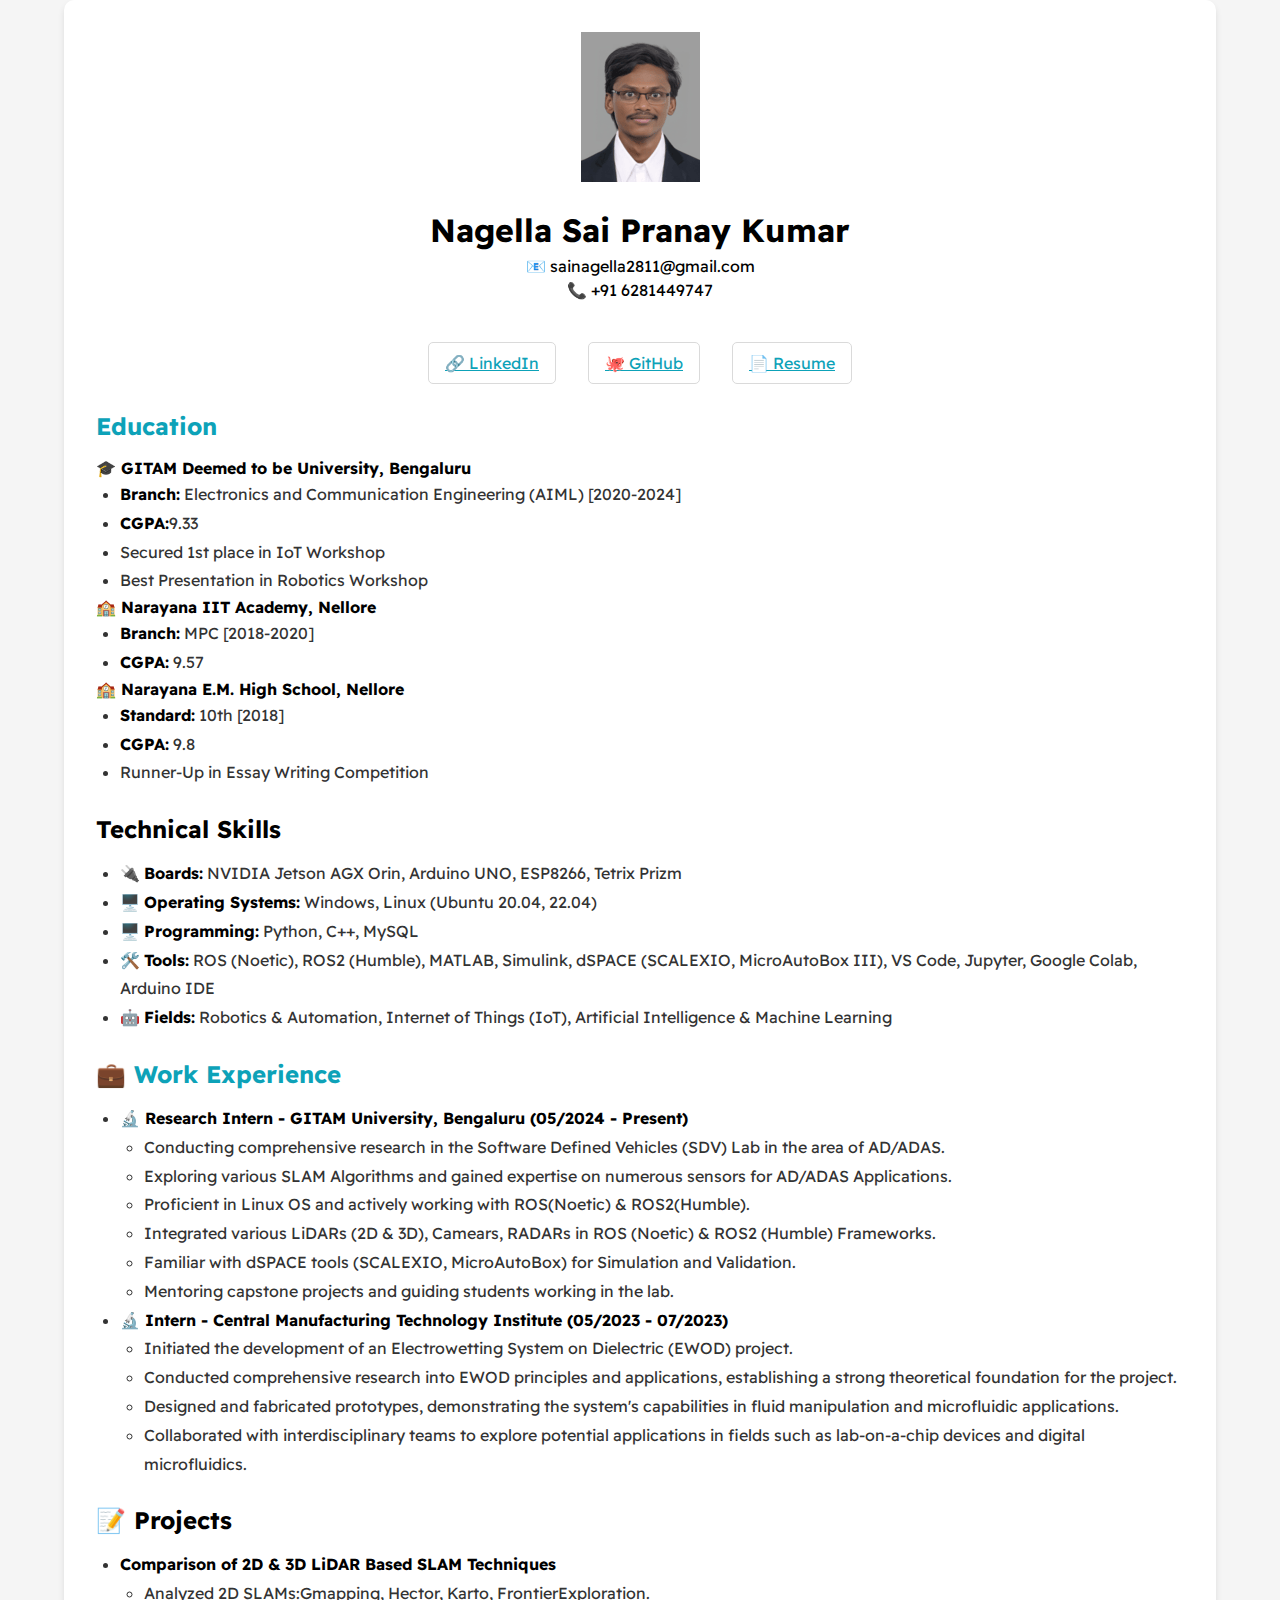
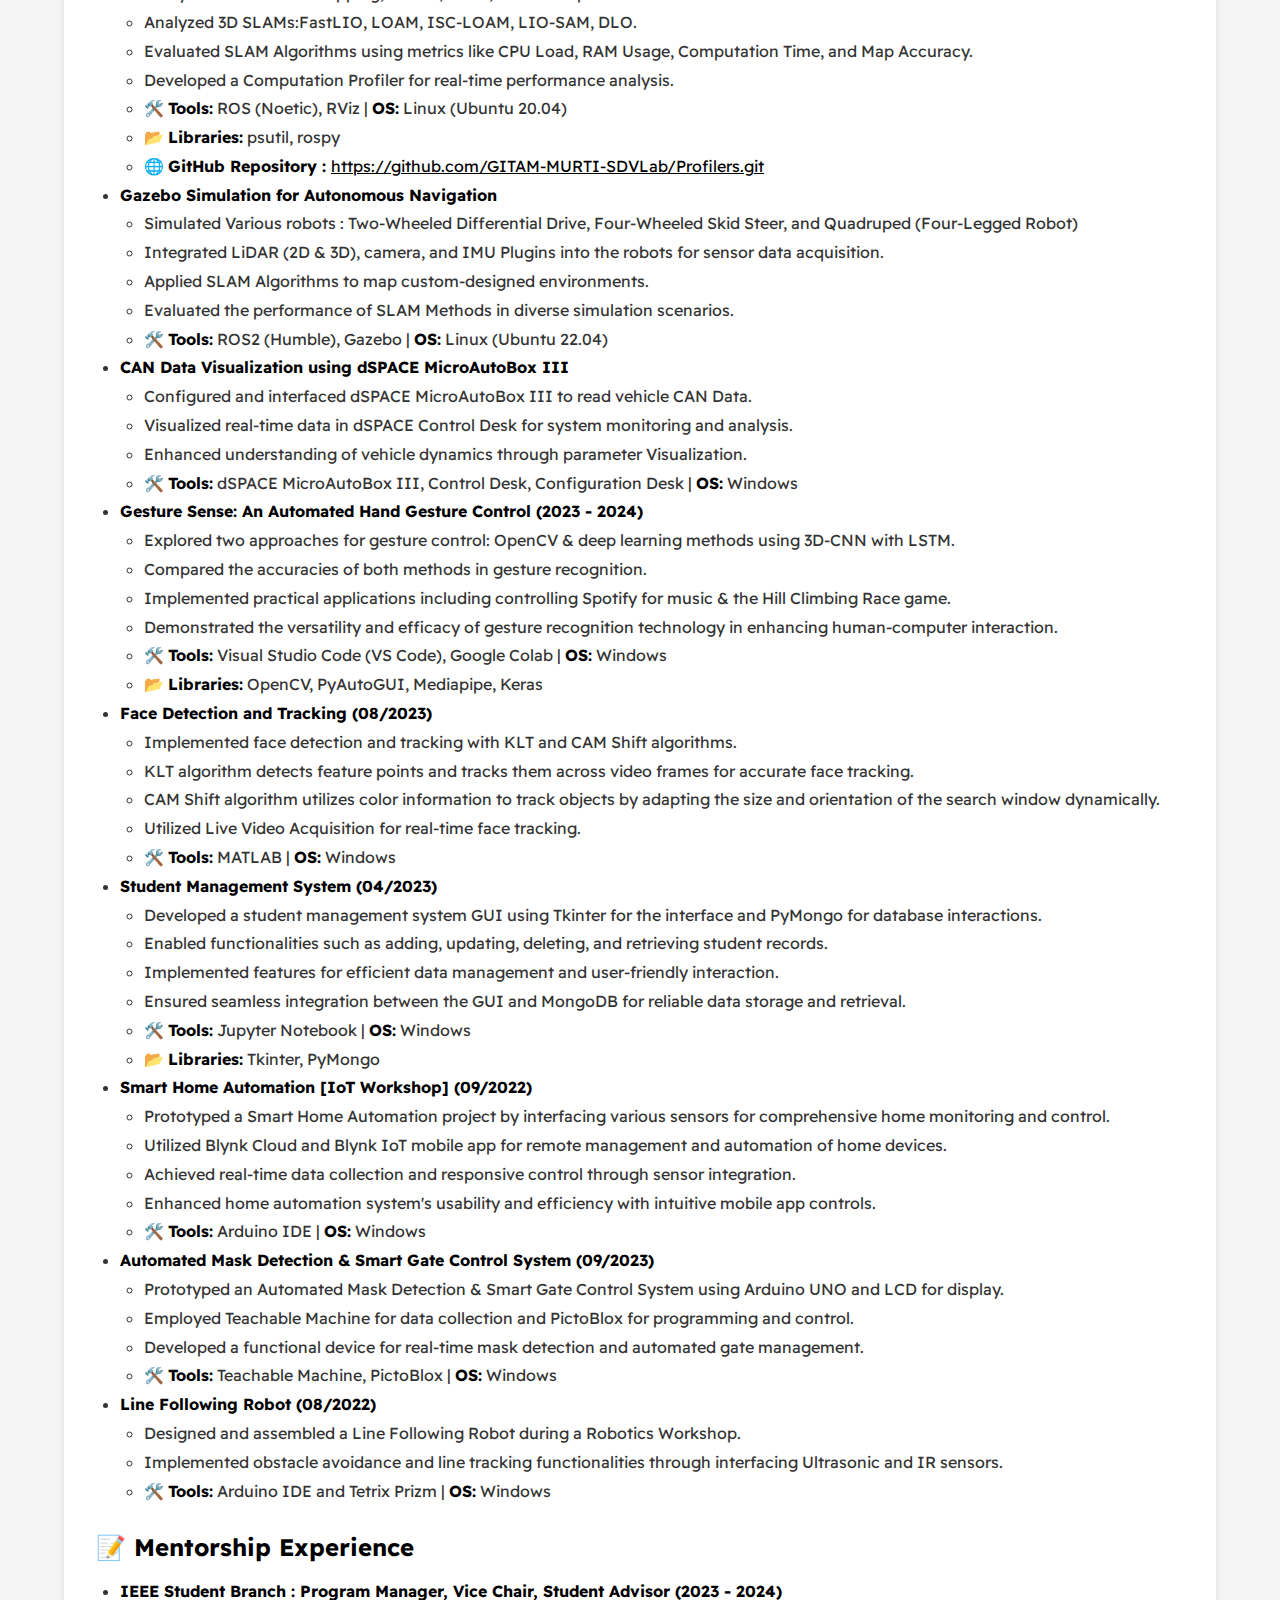
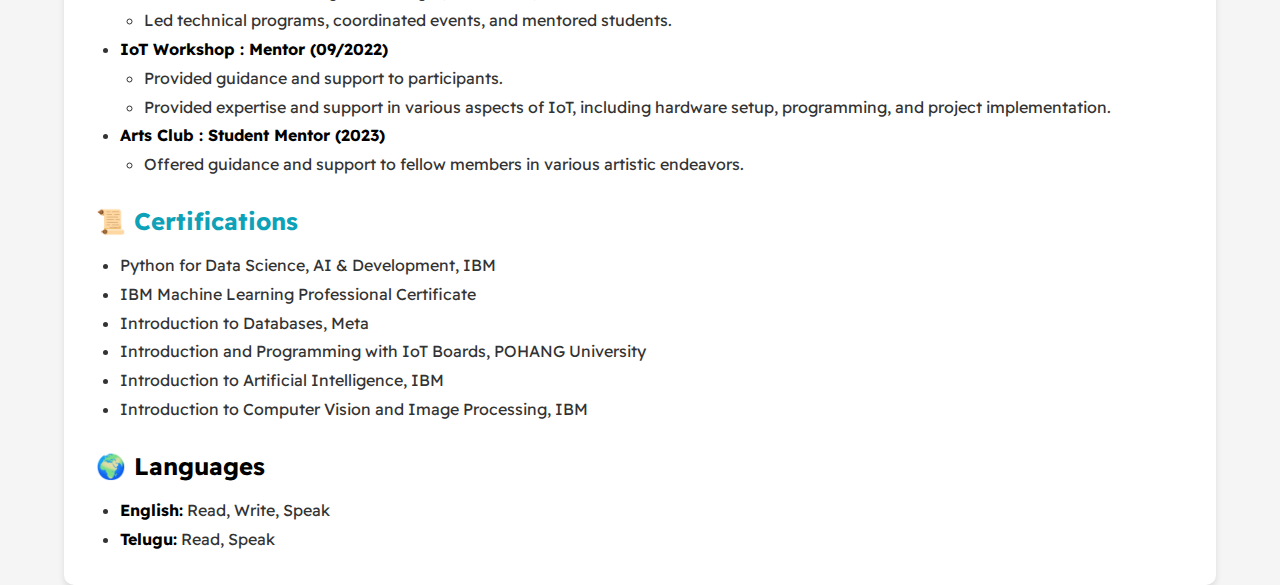
<file: index.html>
<!DOCTYPE html>
<html>
<head>
    <meta charset="utf-8">
    <meta http-equiv="X-UA-Compatible" content="IE=edge">
    <title>Nagella Sai Pranay Kumar</title>
    <meta name="viewport" content="width=device-width, initial-scale=1">
    <link rel="stylesheet" type="text/css" media="screen" href="./Styles/main.css">
</head>
<body>
    <div id="container--main">
        <section id="wrapper--hero" class="section--page">
            <img src="./Assets/Images/Professional_Photo.png" alt="Professional Photo">
            <div>
                <h1>Nagella Sai Pranay Kumar</h1>
                <p>📧 sainagella2811@gmail.com</p>
                <p>📞 +91 6281449747</p>
            </div>
        </section>

        <section id="section--page">
            <div id="socials--list">
                <a href="https://www.linkedin.com/in/nagella2811/" target="_blank">🔗 LinkedIn</a>
                <a href="https://github.com/Sai-Pranay" target="_blank">🐙 GitHub</a>
                <a href="./Assets/Resume.pdf" target="_blank">📄 Resume</a>
            </div>
        </section>

        <section class="section--page">
            <h2>Education</h2>
        
            <strong>🎓 GITAM Deemed to be University, Bengaluru</strong>
            <ul>
                <li><strong>Branch:</strong> Electronics and Communication Engineering (AIML) [2020-2024]</li>
                <li><strong>CGPA:</strong>9.33</li>
                <li>Secured 1st place in IoT Workshop</li>
                <li>Best Presentation in Robotics Workshop</li>
            </ul>
        
            <p><strong>🏫 Narayana IIT Academy, Nellore</strong></p>
            <ul>
                <li><strong>Branch:</strong> MPC [2018-2020]</li>
                <li><strong>CGPA:</strong> 9.57</li>
            </ul>
        
            <p><strong>🏫 Narayana E.M. High School, Nellore</strong></p>
            <ul>
                <li><strong>Standard:</strong> 10th [2018]</li>
                <li><strong>CGPA:</strong> 9.8</li>
                <li>Runner-Up in Essay Writing Competition</li>
            </ul>
        </section>
        

        <section class="section--page">
            <h2><b>Technical Skills</b></h2>
            <ul>
                <li>🔌 <b>Boards:</b> NVIDIA Jetson AGX Orin, Arduino UNO, ESP8266, Tetrix Prizm</li>
                <li>🖥️ <b>Operating Systems:</b> Windows, Linux (Ubuntu 20.04, 22.04)</li>
                <li>🖥️ <b>Programming:</b> Python, C++, MySQL</li>
                <li>🛠️ <b>Tools:</b> ROS (Noetic), ROS2 (Humble), MATLAB, Simulink, dSPACE (SCALEXIO, MicroAutoBox III), VS Code, Jupyter, Google Colab, Arduino IDE</li>
                <li>🤖 <b>Fields:</b> Robotics & Automation, Internet of Things (IoT), Artificial Intelligence & Machine Learning</li>
            </ul>
        </section>

        <section class="section--page">
            <h2>💼 Work Experience</h2>
            <ul>
                <li>
                    <strong>🔬 Research Intern - GITAM University, Bengaluru (05/2024 - Present)</strong>
                    <ul>
                        <li>Conducting comprehensive research in the Software Defined Vehicles (SDV) Lab in the area of AD/ADAS.</li>
                        <li>Exploring various SLAM Algorithms and gained expertise on numerous sensors for AD/ADAS Applications.</li>
                        <li>Proficient in Linux OS and actively working with ROS(Noetic) & ROS2(Humble).</li>
                        <li>Integrated various LiDARs (2D & 3D), Camears, RADARs in ROS (Noetic) & ROS2 (Humble) Frameworks.</li>
                        <li>Familiar with dSPACE tools (SCALEXIO, MicroAutoBox) for Simulation and Validation.</li>
                        <li>Mentoring capstone projects and guiding students working in the lab.</li>
                    </ul>
                </li>
                <li>
                    <strong>🔬 Intern - Central Manufacturing Technology Institute (05/2023 - 07/2023)</strong>
                    <ul>
                        <li>Initiated the development of an Electrowetting System on Dielectric (EWOD) project.</li>
                        <li>Conducted comprehensive research into EWOD principles and applications, establishing a strong theoretical foundation for the project.</li>
                        <li>Designed and fabricated prototypes, demonstrating the system's capabilities in fluid manipulation and microfluidic applications.</li>
                        <li>Collaborated with interdisciplinary teams to explore potential applications in fields such as lab-on-a-chip devices and digital microfluidics.</li>
                    </ul>
                </li>
            </ul>
        </section>

        <section class="section--page">
            <h2>📝 <b>Projects</b></h2>
            <ul>
                
                <li>
                    <strong>Comparison of 2D & 3D LiDAR Based SLAM Techniques</strong>
                    <ul>
                        <li>Analyzed 2D SLAMs:Gmapping, Hector, Karto, FrontierExploration.</li>
                        <li>Analyzed 3D SLAMs:FastLIO, LOAM, ISC-LOAM, LIO-SAM, DLO.</li>
                        <li>Evaluated SLAM Algorithms using metrics like CPU Load, RAM Usage, Computation Time, and Map Accuracy.</li>
                        <li>Developed a Computation Profiler for real-time performance analysis.</li>
                        <li>🛠️ <b>Tools:</b> ROS (Noetic), RViz | <b>OS:</b> Linux (Ubuntu 20.04)</li>
                        <li>📂 <b>Libraries:</b> psutil, rospy</li>
                        <li>
                            🌐 <b>GitHub Repository : </b>
                            <a href="https://github.com/GITAM-MURTI-SDVLab/Profilers.git" target="_blank">https://github.com/GITAM-MURTI-SDVLab/Profilers.git</a>
                        </li>
                    </ul>
                </li>
                
                <li>
                    <strong>Gazebo Simulation for Autonomous Navigation</strong>
                    <ul>
                        <li>Simulated Various robots : Two-Wheeled Differential Drive, Four-Wheeled Skid Steer, and Quadruped (Four-Legged Robot)</li>
                        <li>Integrated LiDAR (2D & 3D), camera, and IMU Plugins into the robots for sensor data acquisition.</li>
                        <li>Applied SLAM Algorithms to map custom-designed environments.</li>
                        <li>Evaluated the performance of SLAM Methods in diverse simulation scenarios.</li>
                        <li>🛠️ <b>Tools:</b> ROS2 (Humble), Gazebo | <b>OS:</b> Linux (Ubuntu 22.04)</li>
                    </ul>
                </li>

                <li>
                    <strong>CAN Data Visualization using dSPACE MicroAutoBox III</strong>
                    <ul>
                        <li>Configured and interfaced dSPACE MicroAutoBox III to read vehicle CAN Data.</li>
                        <li>Visualized real-time data in dSPACE Control Desk for system monitoring and analysis.</li>
                        <li>Enhanced understanding of vehicle dynamics through parameter Visualization.</li>
                        <li>🛠️ <b>Tools:</b> dSPACE MicroAutoBox III, Control Desk, Configuration Desk | <b>OS:</b> Windows</li>
                    </ul>
                </li>

                <li>
                    <strong>Gesture Sense: An Automated Hand Gesture Control (2023 - 2024)</strong>
                    <ul>
                        <li>Explored two approaches for gesture control: OpenCV & deep learning methods using 3D-CNN with LSTM.</li>
                        <li>Compared the accuracies of both methods in gesture recognition.</li>
                        <li>Implemented practical applications including controlling Spotify for music & the Hill Climbing Race game.</li>
                        <li>Demonstrated the versatility and efficacy of gesture recognition technology in enhancing human-computer interaction.</li>
                        <li>🛠️ <b>Tools:</b> Visual Studio Code (VS Code), Google Colab | <b>OS:</b> Windows</li>
                        <li>📂 <b>Libraries:</b> OpenCV, PyAutoGUI, Mediapipe, Keras</li>
                    </ul>
                </li>

                <li>
                    <strong>Face Detection and Tracking (08/2023)</strong>
                    <ul>
                        <li>Implemented face detection and tracking with KLT and CAM Shift algorithms.</li>
                        <li>KLT algorithm detects feature points and tracks them across video frames for accurate face tracking.</li>
                        <li>CAM Shift algorithm utilizes color information to track objects by adapting the size and orientation of the search window dynamically.</li>
                        <li>Utilized Live Video Acquisition for real-time face tracking.</li>
                        <li>🛠️ <b>Tools:</b> MATLAB | <b>OS:</b> Windows</li>
                    </ul>
                </li>

                <li>
                    <strong>Student Management System (04/2023)</strong>
                    <ul>
                        <li>Developed a student management system GUI using Tkinter for the interface and PyMongo for database interactions.</li>
                        <li>Enabled functionalities such as adding, updating, deleting, and retrieving student records.</li>
                        <li>Implemented features for efficient data management and user-friendly interaction.</li>
                        <li>Ensured seamless integration between the GUI and MongoDB for reliable data storage and retrieval.</li>
                        <li>🛠️ <b>Tools:</b> Jupyter Notebook | <b>OS:</b> Windows</li>
                        <li>📂 <b>Libraries:</b> Tkinter, PyMongo</li>
                    </ul>
                </li>

                <li>
                    <strong>Smart Home Automation [IoT Workshop] (09/2022)</strong>
                    <ul>
                        <li>Prototyped a Smart Home Automation project by interfacing various sensors for comprehensive home monitoring and control.</li>
                        <li>Utilized Blynk Cloud and Blynk IoT mobile app for remote management and automation of home devices.</li>
                        <li>Achieved real-time data collection and responsive control through sensor integration.</li>
                        <li>Enhanced home automation system's usability and efficiency with intuitive mobile app controls.</li>
                        <li>🛠️ <b>Tools:</b> Arduino IDE | <b>OS:</b> Windows</li>
                    </ul>
                </li>
                <li>
                    <strong>Automated Mask Detection & Smart Gate Control System (09/2023)</strong>
                    <ul>
                        <li>Prototyped an Automated Mask Detection & Smart Gate Control System using Arduino UNO and LCD for display.</li>
                        <li>Employed Teachable Machine for data collection and PictoBlox for programming and control.</li>
                        <li>Developed a functional device for real-time mask detection and automated gate management.</li>
                        <li>🛠️ <b>Tools:</b> Teachable Machine, PictoBlox | <b>OS:</b> Windows</li>
                    </ul>
                </li>

                <li>
                    <strong>Line Following Robot (08/2022)</strong>
                    <ul>
                        <li>Designed and assembled a Line Following Robot during a Robotics Workshop.</li>
                        <li>Implemented obstacle avoidance and line tracking functionalities through interfacing Ultrasonic and IR sensors.</li>
                        <li>🛠️ <b>Tools:</b> Arduino IDE and Tetrix Prizm | <b>OS:</b> Windows</li>
                    </ul>
                </li>
            </ul>
        </section>

        <section class="section--page">
            <h2>📝 <b>Mentorship Experience</b></h2>
            <ul>
                <li>
                    <strong><b> IEEE Student Branch </b> : Program Manager, Vice Chair, Student Advisor (2023 - 2024)</strong> 
                    <ul>
                        <li>Led technical programs, coordinated events, and mentored students.</li>
                    </ul>
                </li>
                <li>
                    <strong><b> IoT Workshop </b> : Mentor (09/2022)</strong> 
                    <ul>
                        <li>Provided guidance and support to participants.</li>
                        <li>Provided expertise and support in various aspects of IoT, including hardware setup, programming, and project implementation.</li>
                    </ul>
                </li>
                <li>
                    <strong><b>Arts Club </b> : Student Mentor (2023)</strong> 
                    <ul>
                        <li>Offered guidance and support to fellow members in various artistic endeavors.</li>
                    </ul>
                </li>
            </ul>
        </section>

        <section class="section--page">
            <h2>📜 Certifications</h2>
            <ul>
                <li>Python for Data Science, AI & Development, IBM</li>
                <li>IBM Machine Learning Professional Certificate</li>
                <li>Introduction to Databases, Meta</li>
                <li>Introduction and Programming with IoT Boards, POHANG University</li>
                <li>Introduction to Artificial Intelligence, IBM</li>
                <li>Introduction to Computer Vision and Image Processing, IBM</li>
            </ul>
        </section>

        <section class="section--page">
            <h2>🌍 <b>Languages</b></h2>
            <ul>
                <li><b>English:</b> Read, Write, Speak</li>
                <li><b>Telugu:</b> Read, Speak</li>
            </ul>
        </section>

    </div>
</body>
</html>
</file>
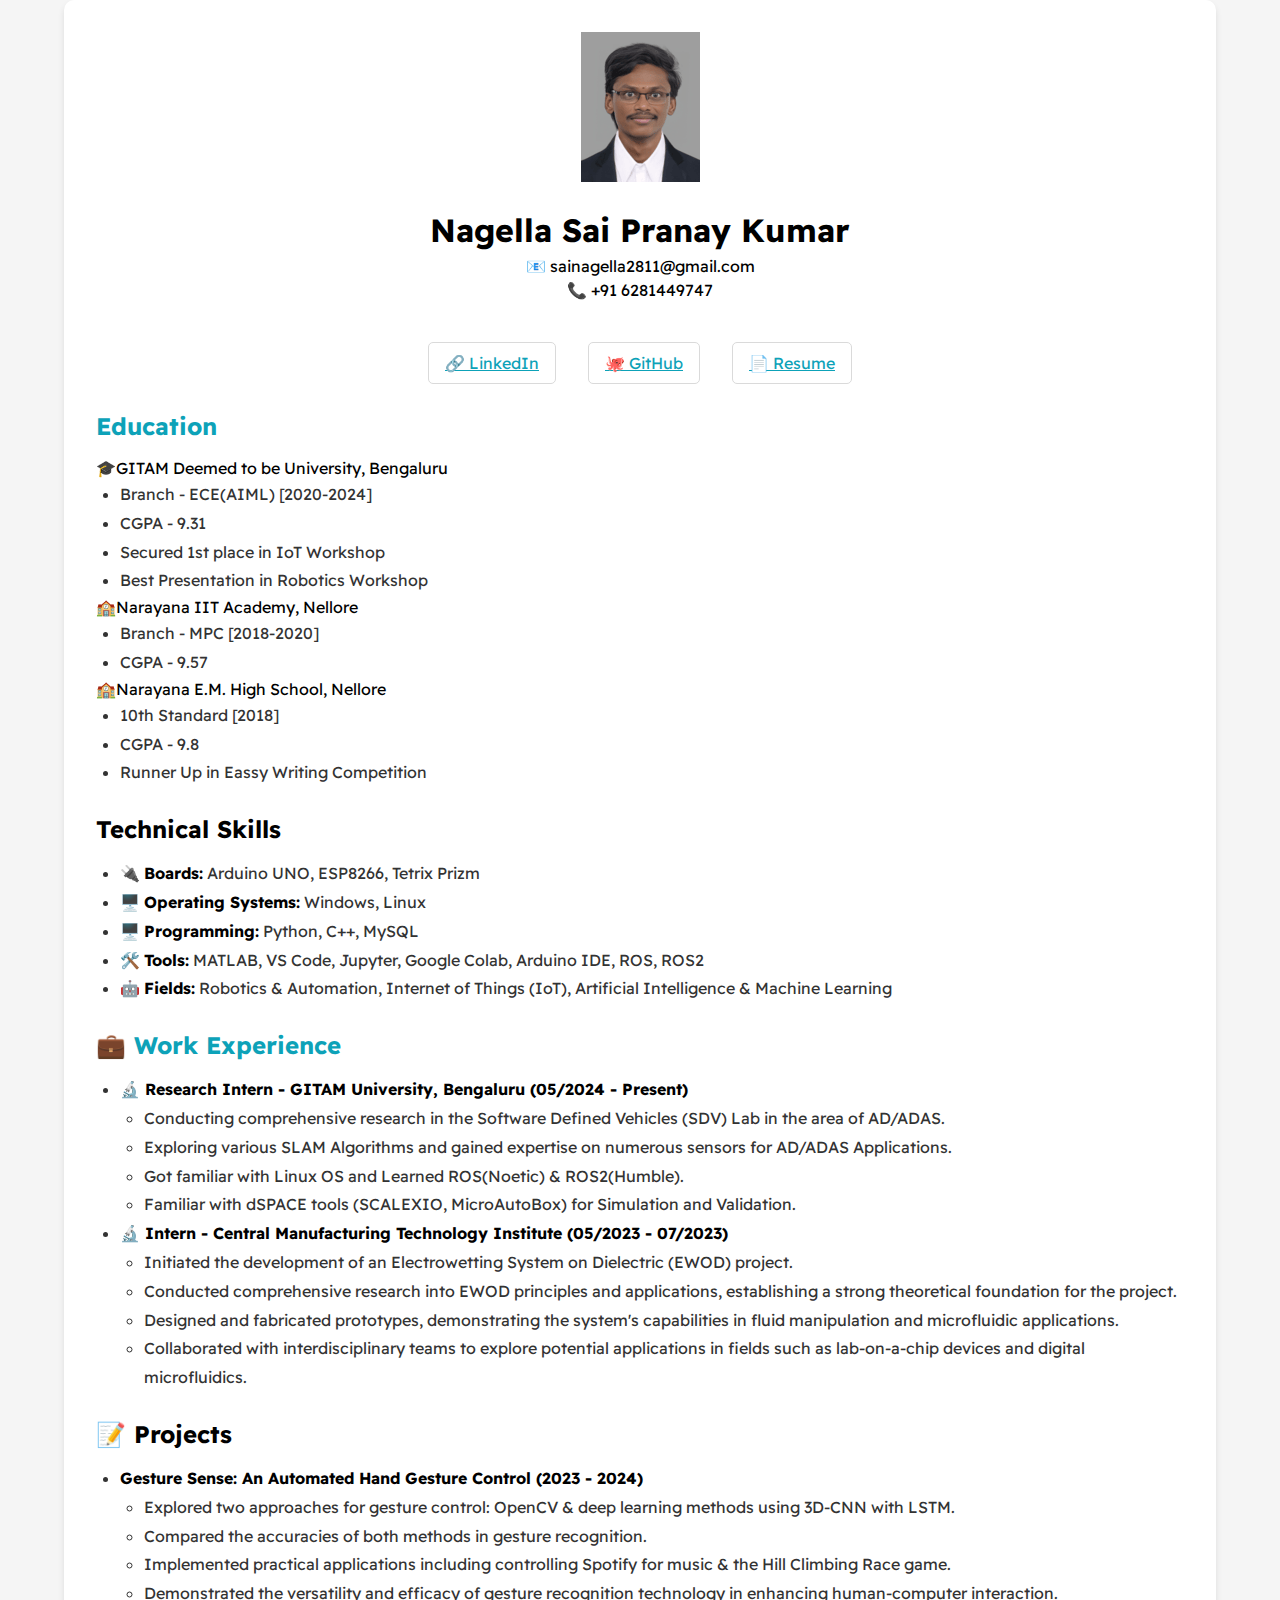
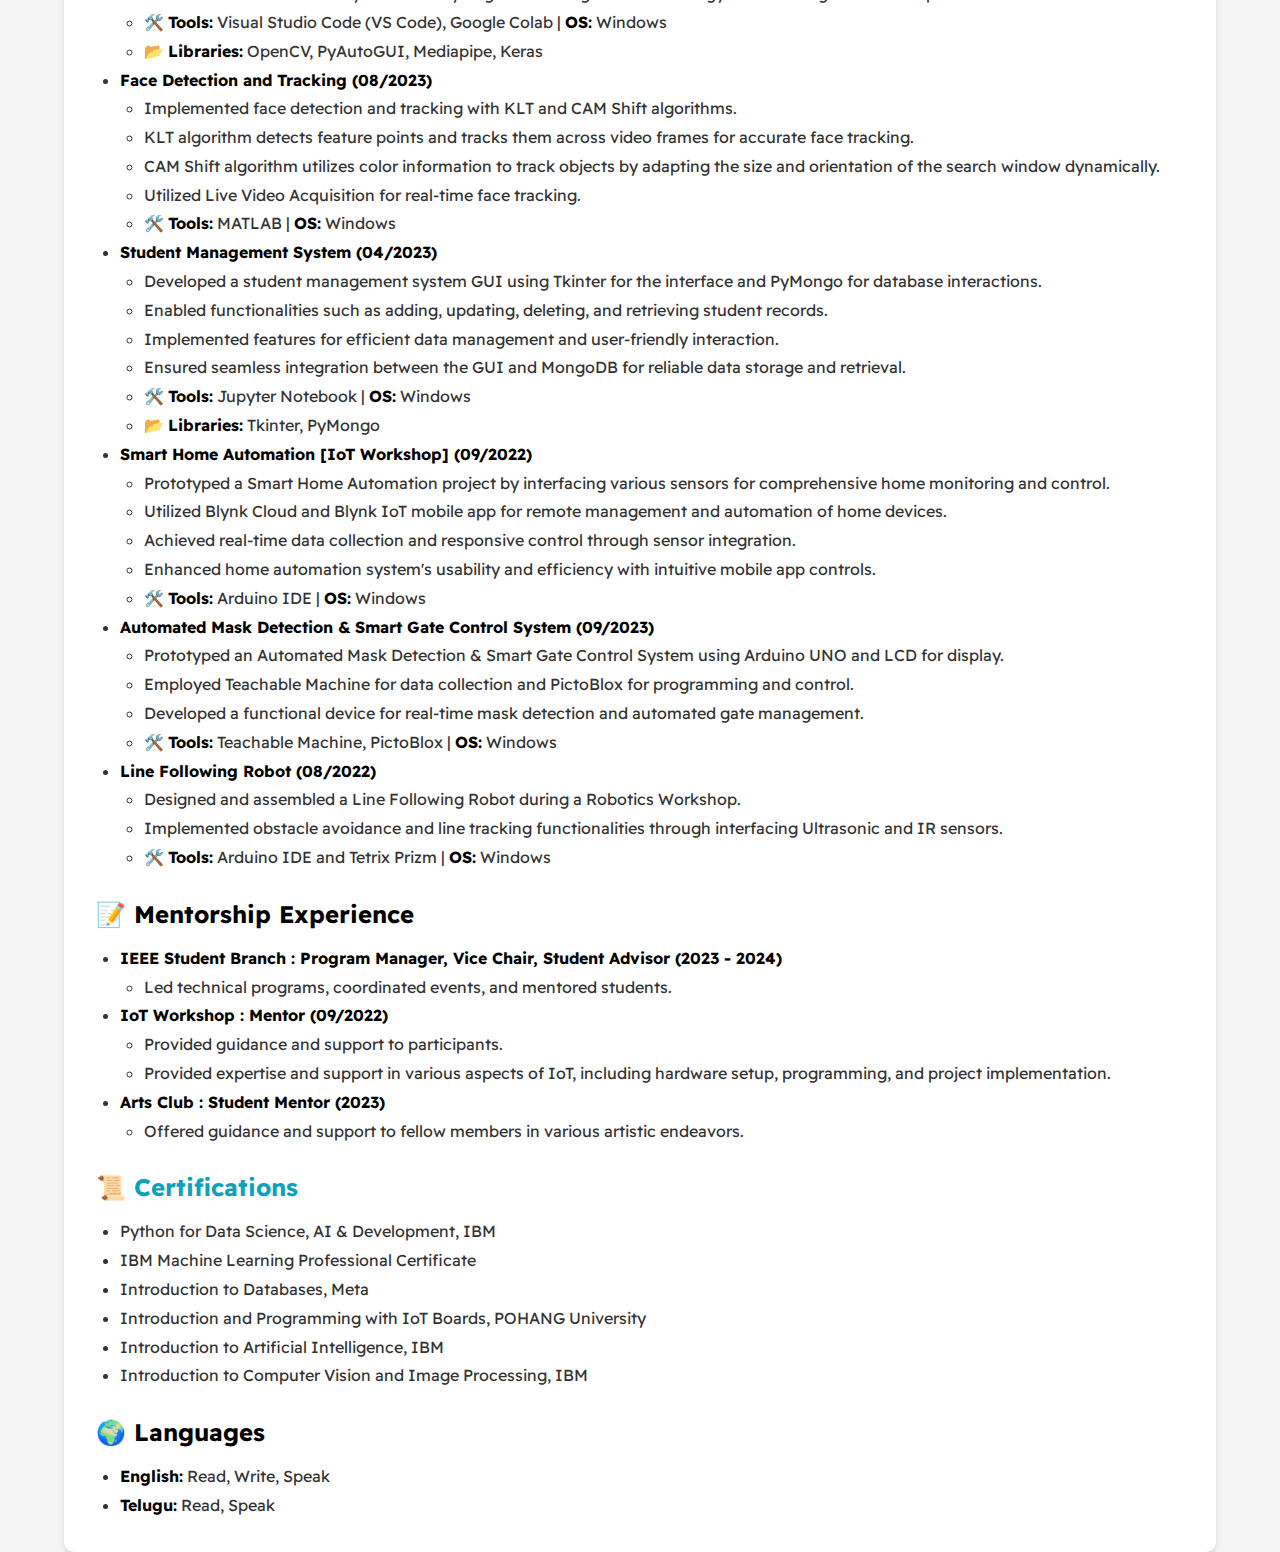
<file: profile.html>
<!DOCTYPE html>
<html>
<head>
    <meta charset="utf-8">
    <meta http-equiv="X-UA-Compatible" content="IE=edge">
    <title>Nagella Sai Pranay Kumar</title>
    <meta name="viewport" content="width=device-width, initial-scale=1">
    <link rel="stylesheet" type="text/css" media="screen" href="./Styles/main.css">
</head>
<body>
    <div id="container--main">
        <section id="wrapper--hero" class="section--page">
            <img src="./Assets/Images/Professional_Photo.png" alt="Professional Photo">
            <div>
                <h1>Nagella Sai Pranay Kumar</h1>
                <p>📧 sainagella2811@gmail.com</p>
                <p>📞 +91 6281449747</p>
            </div>
        </section>

        <section id="section--page">
            <div id="socials--list">
                <a href="https://www.linkedin.com/in/nagella2811/" target="_blank">🔗 LinkedIn</a>
                <a href="https://github.com/Sai-Pranay" target="_blank">🐙 GitHub</a>
                <a href="./Assets/Resume.pdf" target="_blank">📄 Resume</a>
            </div>
        </section>

        <section class="section--page">
            <h2>Education</h2>
            <p>🎓GITAM Deemed to be University, Bengaluru</p>
            <ul>
                <li>Branch - ECE(AIML) [2020-2024]</li>
                <li>CGPA - 9.31</li>
                <li>Secured 1st place in IoT Workshop</li>
                <li>Best Presentation in Robotics Workshop</li>
            </ul>

            <p>🏫Narayana IIT Academy, Nellore</p>
            <ul>
                <li>Branch - MPC [2018-2020]</li>
                <li>CGPA - 9.57</li>
            </ul>
                
            <p>🏫Narayana E.M. High School, Nellore</p>
            <ul>
                <li>10th Standard [2018]</li>
                <li>CGPA - 9.8</li>
                <li>Runner Up in Eassy Writing Competition</li>
            </ul> 
        </section>

        <section class="section--page">
            <h2><b>Technical Skills</b></h2>
            <ul>
                <li>🔌 <b>Boards:</b> Arduino UNO, ESP8266, Tetrix Prizm</li>
                <li>🖥️ <b>Operating Systems:</b> Windows, Linux</li>
                <li>🖥️ <b>Programming:</b> Python, C++, MySQL</li>
                <li>🛠️ <b>Tools:</b> MATLAB, VS Code, Jupyter, Google Colab, Arduino IDE, ROS, ROS2</li>
                <li>🤖 <b>Fields:</b> Robotics & Automation, Internet of Things (IoT), Artificial Intelligence & Machine Learning</li>
            </ul>
        </section>

        <section class="section--page">
            <h2>💼 Work Experience</h2>
            <ul>
                <li>
                    <strong>🔬 Research Intern - GITAM University, Bengaluru (05/2024 - Present)</strong>
                    <ul>
                        <li>Conducting comprehensive research in the Software Defined Vehicles (SDV) Lab in the area of AD/ADAS.</li>
                        <li>Exploring various SLAM Algorithms and gained expertise on numerous sensors for AD/ADAS Applications.</li>
                        <li>Got familiar with Linux OS and Learned ROS(Noetic) & ROS2(Humble).</li>
                        <li>Familiar with dSPACE tools (SCALEXIO, MicroAutoBox) for Simulation and Validation.</li>
                    </ul>
                </li>
                <li>
                    <strong>🔬 Intern - Central Manufacturing Technology Institute (05/2023 - 07/2023)</strong>
                    <ul>
                        <li>Initiated the development of an Electrowetting System on Dielectric (EWOD) project.</li>
                        <li>Conducted comprehensive research into EWOD principles and applications, establishing a strong theoretical foundation for the project.</li>
                        <li>Designed and fabricated prototypes, demonstrating the system's capabilities in fluid manipulation and microfluidic applications.</li>
                        <li>Collaborated with interdisciplinary teams to explore potential applications in fields such as lab-on-a-chip devices and digital microfluidics.</li>
                    </ul>
                </li>
            </ul>
        </section>

        <section class="section--page">
            <h2>📝 <b>Projects</b></h2>
            <ul>
                <li>
                    <strong>Gesture Sense: An Automated Hand Gesture Control (2023 - 2024)</strong>
                    <ul>
                        <li>Explored two approaches for gesture control: OpenCV & deep learning methods using 3D-CNN with LSTM.</li>
                        <li>Compared the accuracies of both methods in gesture recognition.</li>
                        <li>Implemented practical applications including controlling Spotify for music & the Hill Climbing Race game.</li>
                        <li>Demonstrated the versatility and efficacy of gesture recognition technology in enhancing human-computer interaction.</li>
                        <li>🛠️ <b>Tools:</b> Visual Studio Code (VS Code), Google Colab | <b>OS:</b> Windows</li>
                        <li>📂 <b>Libraries:</b> OpenCV, PyAutoGUI, Mediapipe, Keras</li>
                    </ul>
                </li>

                <li>
                    <strong>Face Detection and Tracking (08/2023)</strong>
                    <ul>
                        <li>Implemented face detection and tracking with KLT and CAM Shift algorithms.</li>
                        <li>KLT algorithm detects feature points and tracks them across video frames for accurate face tracking.</li>
                        <li>CAM Shift algorithm utilizes color information to track objects by adapting the size and orientation of the search window dynamically.</li>
                        <li>Utilized Live Video Acquisition for real-time face tracking.</li>
                        <li>🛠️ <b>Tools:</b> MATLAB | <b>OS:</b> Windows</li>
                    </ul>
                </li>

                <li>
                    <strong>Student Management System (04/2023)</strong>
                    <ul>
                        <li>Developed a student management system GUI using Tkinter for the interface and PyMongo for database interactions.</li>
                        <li>Enabled functionalities such as adding, updating, deleting, and retrieving student records.</li>
                        <li>Implemented features for efficient data management and user-friendly interaction.</li>
                        <li>Ensured seamless integration between the GUI and MongoDB for reliable data storage and retrieval.</li>
                        <li>🛠️ <b>Tools:</b> Jupyter Notebook | <b>OS:</b> Windows</li>
                        <li>📂 <b>Libraries:</b> Tkinter, PyMongo</li>
                    </ul>
                </li>

                <li>
                    <strong>Smart Home Automation [IoT Workshop] (09/2022)</strong>
                    <ul>
                        <li>Prototyped a Smart Home Automation project by interfacing various sensors for comprehensive home monitoring and control.</li>
                        <li>Utilized Blynk Cloud and Blynk IoT mobile app for remote management and automation of home devices.</li>
                        <li>Achieved real-time data collection and responsive control through sensor integration.</li>
                        <li>Enhanced home automation system's usability and efficiency with intuitive mobile app controls.</li>
                        <li>🛠️ <b>Tools:</b> Arduino IDE | <b>OS:</b> Windows</li>
                    </ul>
                </li>
                <li>
                    <strong>Automated Mask Detection & Smart Gate Control System (09/2023)</strong>
                    <ul>
                        <li>Prototyped an Automated Mask Detection & Smart Gate Control System using Arduino UNO and LCD for display.</li>
                        <li>Employed Teachable Machine for data collection and PictoBlox for programming and control.</li>
                        <li>Developed a functional device for real-time mask detection and automated gate management.</li>
                        <li>🛠️ <b>Tools:</b> Teachable Machine, PictoBlox | <b>OS:</b> Windows</li>
                    </ul>
                </li>

                <li>
                    <strong>Line Following Robot (08/2022)</strong>
                    <ul>
                        <li>Designed and assembled a Line Following Robot during a Robotics Workshop.</li>
                        <li>Implemented obstacle avoidance and line tracking functionalities through interfacing Ultrasonic and IR sensors.</li>
                        <li>🛠️ <b>Tools:</b> Arduino IDE and Tetrix Prizm | <b>OS:</b> Windows</li>
                    </ul>
                </li>
            </ul>
        </section>

        <section class="section--page">
            <h2>📝 <b>Mentorship Experience</b></h2>
            <ul>
                <li>
                    <strong><b> IEEE Student Branch </b> : Program Manager, Vice Chair, Student Advisor (2023 - 2024)</strong> 
                    <ul>
                        <li>Led technical programs, coordinated events, and mentored students.</li>
                    </ul>
                </li>
                <li>
                    <strong><b> IoT Workshop </b> : Mentor (09/2022)</strong> 
                    <ul>
                        <li>Provided guidance and support to participants.</li>
                        <li>Provided expertise and support in various aspects of IoT, including hardware setup, programming, and project implementation.</li>
                    </ul>
                </li>
                <li>
                    <strong><b>Arts Club </b> : Student Mentor (2023)</strong> 
                    <ul>
                        <li>Offered guidance and support to fellow members in various artistic endeavors.</li>
                    </ul>
                </li>
            </ul>
        </section>

        <section class="section--page">
            <h2>📜 Certifications</h2>
            <ul>
                <li>Python for Data Science, AI & Development, IBM</li>
                <li>IBM Machine Learning Professional Certificate</li>
                <li>Introduction to Databases, Meta</li>
                <li>Introduction and Programming with IoT Boards, POHANG University</li>
                <li>Introduction to Artificial Intelligence, IBM</li>
                <li>Introduction to Computer Vision and Image Processing, IBM</li>
            </ul>
        </section>

        <section class="section--page">
            <h2>🌍 <b>Languages</b></h2>
            <ul>
                <li><b>English:</b> Read, Write, Speak</li>
                <li><b>Telugu:</b> Read, Speak</li>
            </ul>
        </section>

    </div>
</body>
</html>
</file>
<file: Styles/main.css>
@import url('https://fonts.googleapis.com/css2?family=Readex+Pro:wght@300;400;500;600;700&display=swap');

:root {
    --mainTextColor-light: #000;
    --secondaryTextColor-light: rgb(51, 51, 51);
    --mainLinkColor-light: #0da2b8;
    --mainBorderColor-light: rgb(218, 218, 218);
    --mainBgColor-light: #f5f5f5; /* Light background color */

    --mainTextColor-dark: #fff;
    --secondaryTextColor-dark: #adb0b1;
    --mainLinkColor-dark: rgb(30, 190, 214);
    --mainBorderColor-dark: #2b3031;
    --mainBgColor-dark: #1e1e1e; /* Neutral dark background color */

    --mainTextColor: var(--mainTextColor-light); /* Default to light theme */
    --secondaryTextColor: var(--secondaryTextColor-light);
    --mainLinkColor: var(--mainLinkColor-light);
    --mainBorderColor: var(--mainBorderColor-light);
    --mainBgColor: var(--mainBgColor-light);
}

* {
    font-family: 'Readex Pro', sans-serif;
    line-height: 1.5em;
    box-sizing: border-box;
    color: var(--mainTextColor);
    margin: 0;
    padding: 0;
}

body {
    background-color: var(--mainBgColor);
    display: flex;
    justify-content: center;
    align-items: center;
    min-height: 100vh; /* Makes the body occupy full height of the viewport */
    margin: 0;
}

#container--main {
    width: 90%; /* Occupy 90% of the screen width */
    max-width: 1200px; /* Cap the width for large screens */
    background-color: #fff; /* Adds contrast for light theme */
    border-radius: 10px; /* Slightly rounded corners */
    box-shadow: 0 4px 6px rgba(0, 0, 0, 0.1); /* Soft shadow */
    padding: 2em;
    display: flex;
    flex-direction: column;
    gap: 1.5em;
}

h2 {
    font-size: 1.5em;
    margin-bottom: 0.5em;
    color: #0da2b8; /* Blue color for h2 headings */
}

#wrapper--hero {
    display: flex;
    flex-direction: column; /* Align items vertically */
    align-items: center;    /* Center align all content */
    text-align: center;     /* Center text inside the section */
    gap: 1.5em;             /* Adjust spacing between elements */
}

#profile-pic {
    width: 150px;
    height: 150px;
    object-fit: cover;
    border-radius: 0;
    border: 2px solid var(--mainLinkColor);
}

#socials--list {
    display: flex;
    justify-content: center;
    column-gap: 2em;
    margin-top: 1em;
    flex-wrap: wrap;
}

#socials--list a {
    font-weight: 400;
    color: var(--mainLinkColor);
    font-size: 1em;
    transition: color 0.3s ease-in-out;
    padding: 0.5em 1em;
    border: 1px solid var(--mainBorderColor);
    border-radius: 5px;
    background-color: #fff;
    text-align: center;
}

#socials--list a:hover {
    background-color: var(--mainLinkColor);
    color: #fff;
}

.section--page ul {
    padding-left: 1.5em;
}

.section--page ul li {
    line-height: 1.8em;
    color: var(--secondaryTextColor);
}

.card--techstack {
    border: 1px solid var(--mainBorderColor);
    border-radius: 5px;
    padding: 0.5em 1em;
    align-items: center;
    background-color: #fff;
    box-shadow: 0 2px 4px rgba(0, 0, 0, 0.1);
}

.card--project {
    padding: 1em;
    border-top: 1px solid var(--mainBorderColor);
}

.card--project a {
    color: var(--mainTextColor);
    transition: 0.3s;
}

.card--project a:hover {
    color: rgb(30, 190, 214);
}

.card--work-history {
    border-left: 1px solid var(--mainBorderColor);
    margin-top: 2em;
    margin-bottom: 2em;
    padding-left: 2em;
}

.line-break {
    background-color: var(--mainBorderColor);
    height: 1px;
}

/* Media Queries for Responsive Design */
@media (max-width: 768px) {
    #container--main {
        width: 95%; /* Use 95% of screen width for tablets and smaller devices */
    }

    h2 {
        font-size: 1.3em; /* Slightly smaller headings */
    }

    #profile-pic {
        width: 120px; /* Smaller profile picture */
        height: 120px;
    }

    #socials--list {
        flex-direction: column; /* Stack links vertically */
        row-gap: 1em;
    }
}

@media (max-width: 480px) {
    #container--main {
        padding: 1em; /* Reduce padding for very small devices */
    }

    h2 {
        font-size: 1.2em;
    }

    #socials--list a {
        font-size: 0.9em; /* Smaller font size for links */
        padding: 0.4em 0.8em;
    }
}
</file>
